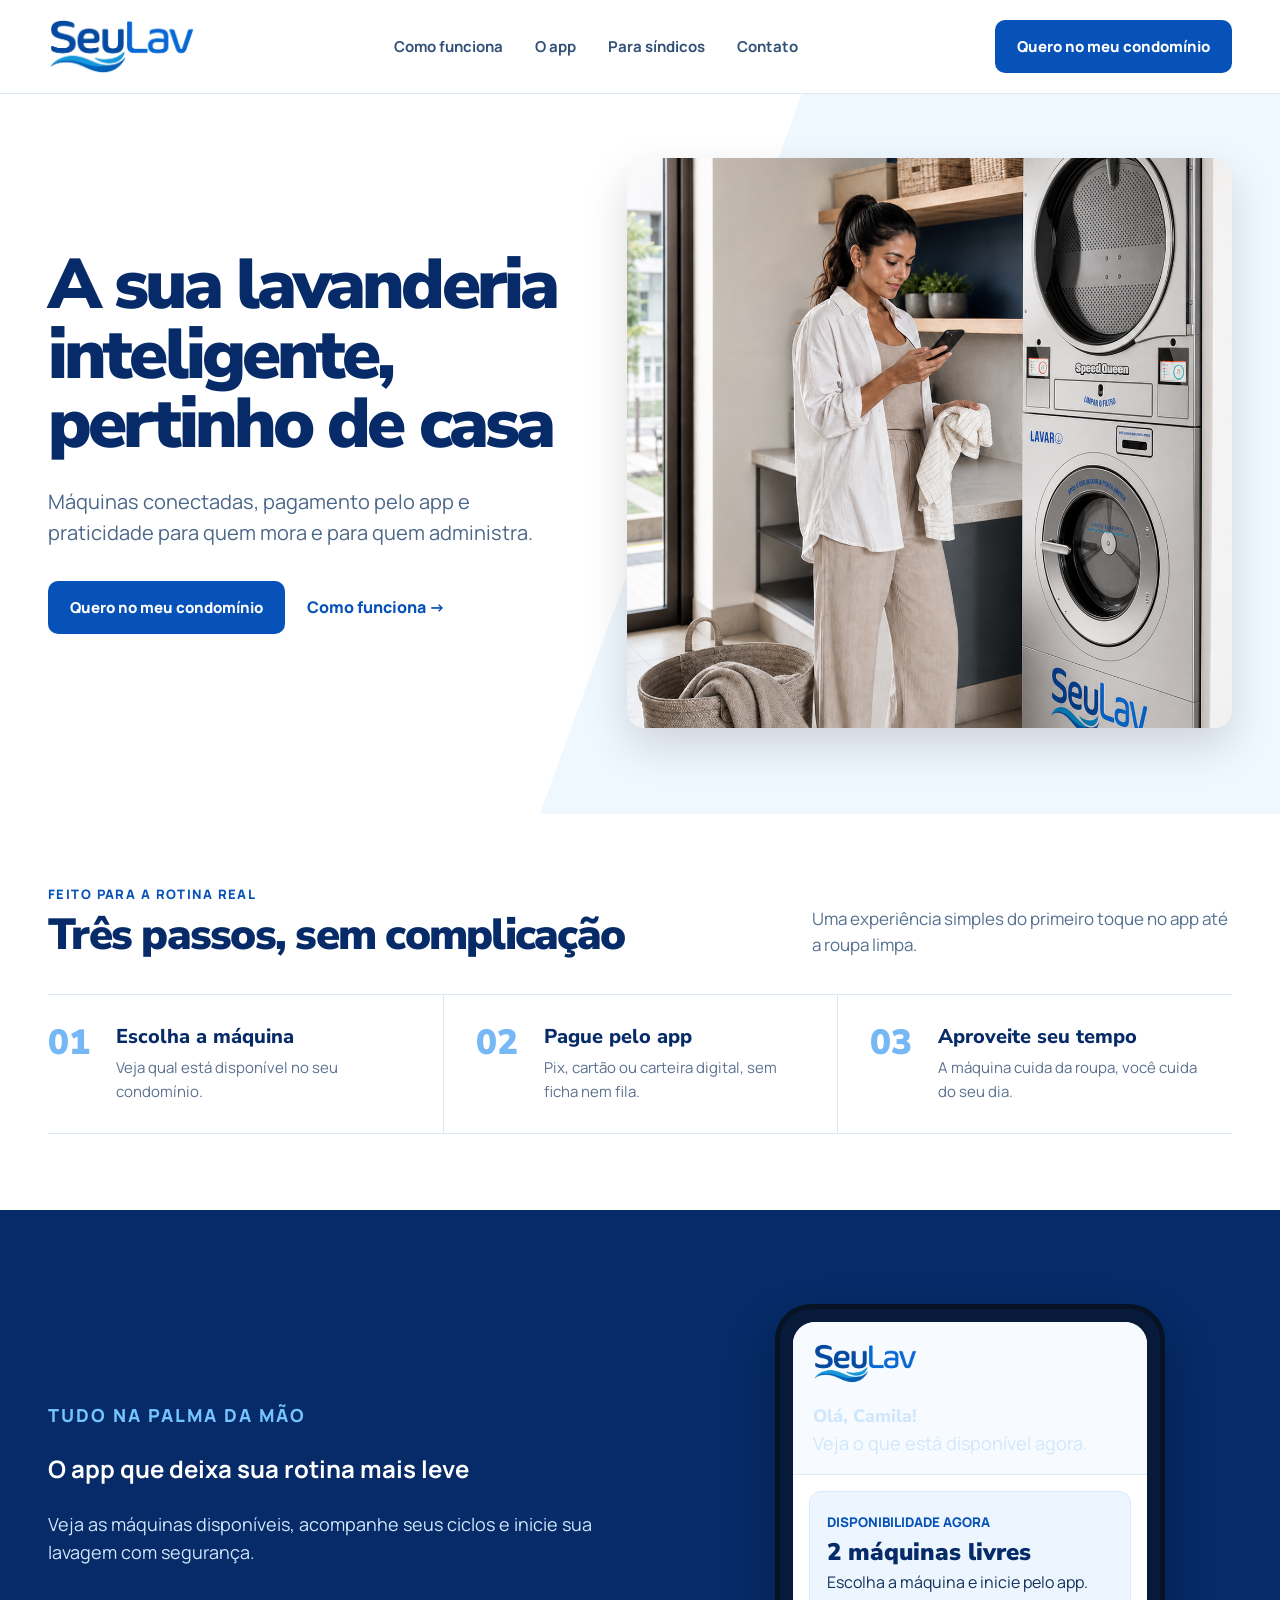
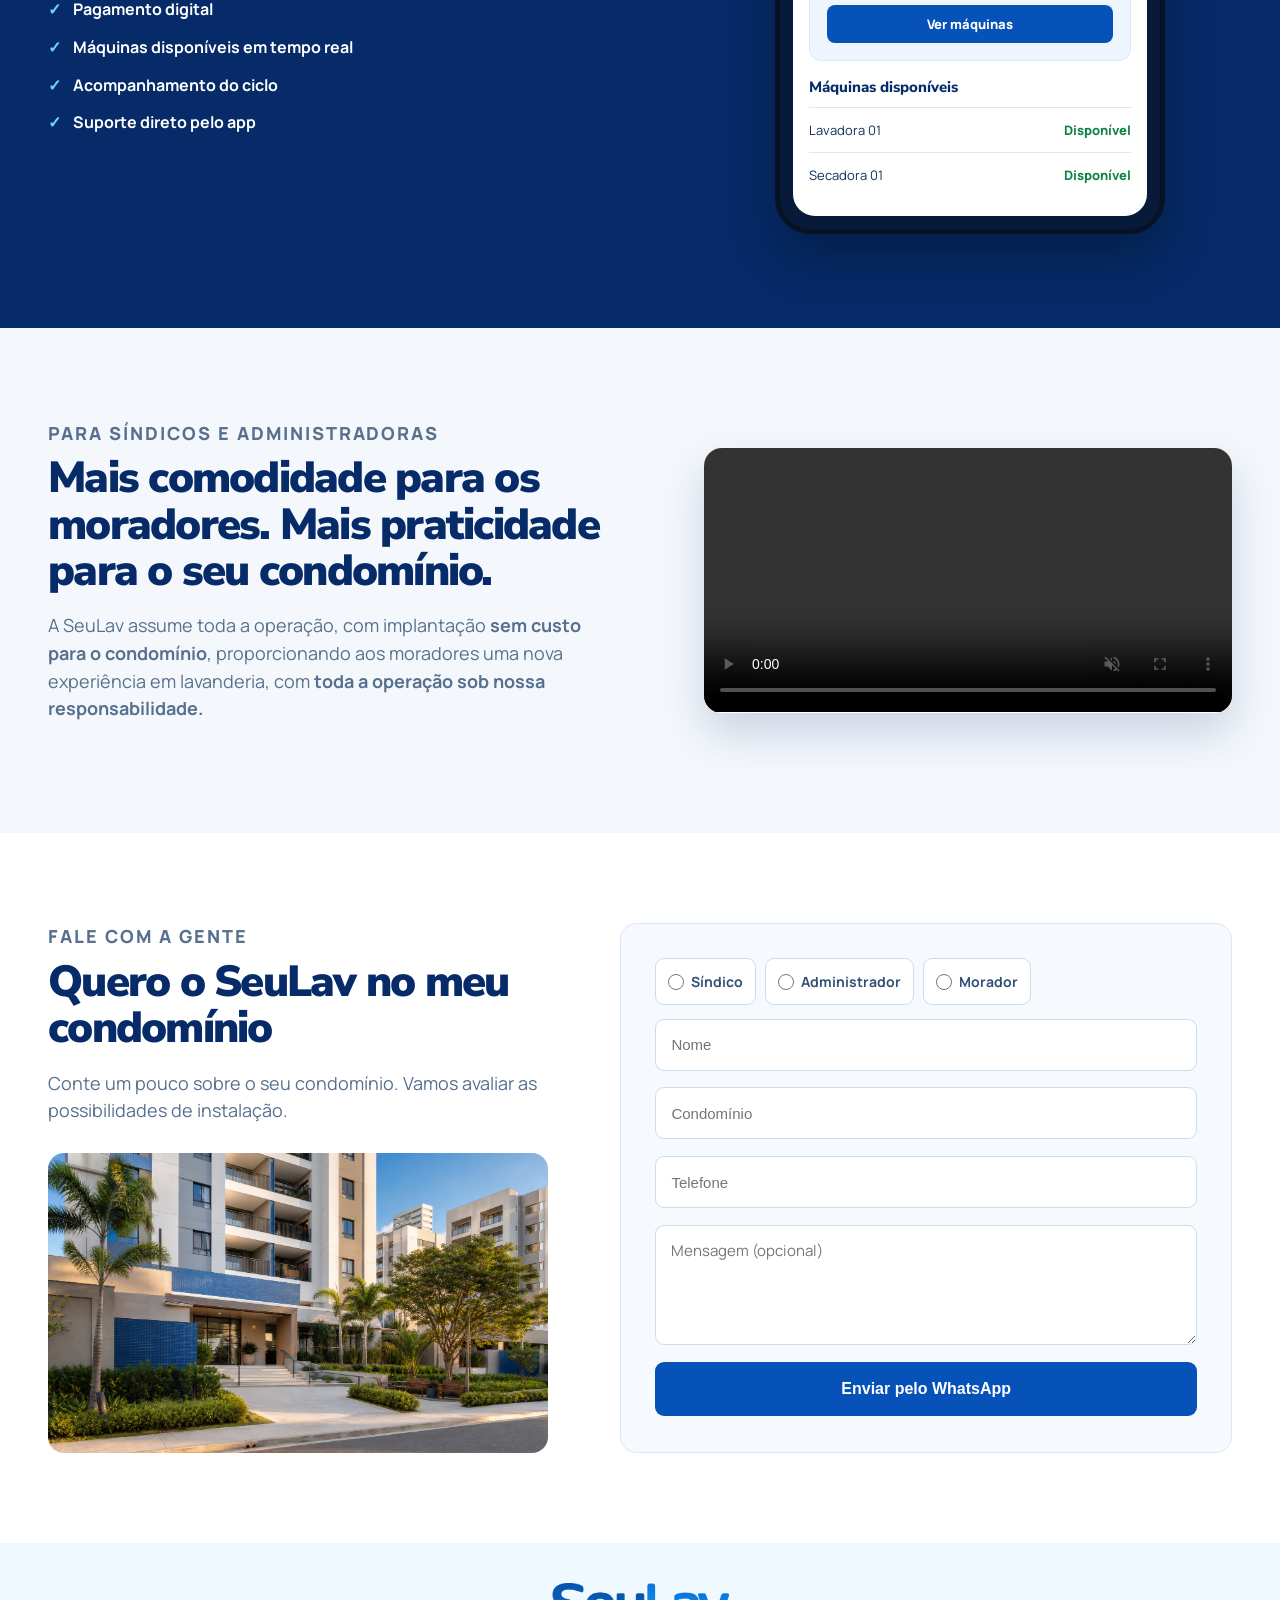
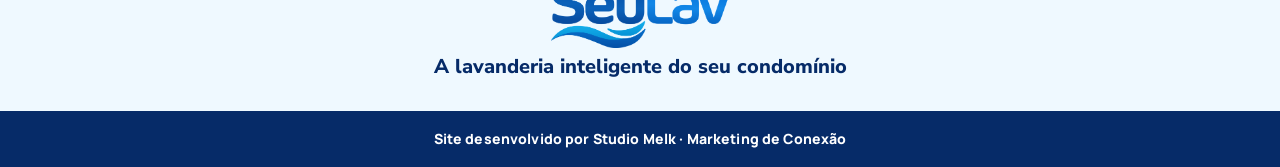
<file: index.html>
<!doctype html>
<html lang="pt-BR">
<head>
  <meta charset="utf-8">
  <meta name="viewport" content="width=device-width, initial-scale=1, viewport-fit=cover">
  <title>SeuLav — A lavanderia inteligente do seu condomínio</title>
  <meta name="description" content="SeuLav — A lavanderia inteligente do seu condomínio.">
  <meta property="og:type" content="website">
  <meta property="og:locale" content="pt_BR">
  <meta property="og:title" content="SeuLav — A lavanderia inteligente do seu condomínio">
  <meta property="og:description" content="Praticidade, tecnologia e comodidade para o seu condomínio.">
  <meta property="og:image" content="https://seulav.vercel.app/og-seulav.png">
  <meta property="og:image:width" content="1200">
  <meta property="og:image:height" content="630">
  <meta property="og:url" content="https://seulav.com.br">
  <meta name="twitter:card" content="summary_large_image">
  <meta name="twitter:title" content="SeuLav — A lavanderia inteligente do seu condomínio">
  <meta name="twitter:description" content="Praticidade, tecnologia e comodidade para o seu condomínio.">
  <meta name="twitter:image" content="https://seulav.vercel.app/og-seulav.png">
  <link rel="icon" href="favicon-seulav.png" type="image/png">
  <link rel="preconnect" href="https://fonts.googleapis.com">
  <link rel="preconnect" href="https://fonts.gstatic.com" crossorigin>
  <link href="https://fonts.googleapis.com/css2?family=Manrope:wght@400;500;600;700;800&family=Nunito+Sans:opsz,wght@6..12,700;6..12,800;6..12,900&display=swap" rel="stylesheet">
  <style>
    :root{--blue:#0752b8;--deep:#062b68;--sky:#eaf4ff;--ink:#12315b;--line:#dce8f5;--max:1360px}
    *{box-sizing:border-box} body{margin:0;font-family:Manrope,Arial,sans-serif;color:var(--ink);background:#fff;line-height:1.55} img{display:block;max-width:100%} a{text-decoration:none;color:inherit}.wrap{width:min(calc(100% - 96px),var(--max));margin:auto}
    header{height:94px;border-bottom:1px solid var(--line);display:flex;align-items:center;background:rgba(255,255,255,.96)}.nav{display:flex;align-items:center;justify-content:space-between;gap:28px}.logo{width:148px;height:auto}.links{display:flex;gap:32px;font-size:15px;font-weight:700;color:#315077}.cta{background:var(--blue);color:#fff;padding:15px 22px;border-radius:10px;font-weight:800;font-size:15px}
    .hero{padding:64px 0 86px;background:linear-gradient(110deg,#fff 0%,#fff 52%,#eff7ff 52%,#eff7ff 100%)}.hero-grid{display:grid;grid-template-columns:.92fr 1.08fr;align-items:center;gap:64px}.hero h1{font:900 clamp(52px,5.5vw,78px)/.99 'Nunito Sans',sans-serif;letter-spacing:-.055em;color:var(--deep);margin:0 0 26px;max-width:720px}.hero p{font-size:20px;max-width:550px;margin:0 0 32px;color:#4a6688}.hero-actions{display:flex;gap:14px;align-items:center}.secondary{font-weight:800;color:var(--blue);padding:15px 8px}.hero-photo{height:570px;width:100%;object-fit:cover;object-position:53% 48%;border-radius:18px;box-shadow:0 18px 45px rgba(0,0,0,.14)}
    .proof{padding:70px 0 76px}.proof-head{display:flex;justify-content:space-between;align-items:end;gap:24px;margin-bottom:36px}.kicker{font-size:13px;font-weight:800;letter-spacing:.11em;text-transform:uppercase;color:var(--blue);margin:0 0 8px}.proof h2,.app h2,.sind h2,.contact h2{font:900 clamp(34px,3.4vw,50px)/1.06 'Nunito Sans',sans-serif;letter-spacing:-.04em;margin:0;color:var(--deep)}.proof-copy{max-width:420px;font-size:17px;color:#55708f;margin:0}.steps{display:grid;grid-template-columns:repeat(3,1fr);border-top:1px solid var(--line);border-bottom:1px solid var(--line)}.step{padding:30px 32px 30px 0;display:grid;grid-template-columns:52px 1fr;gap:16px}.step+.step{padding-left:32px;border-left:1px solid var(--line)}.number{font:900 35px/1 'Nunito Sans';color:#75b8f5}.step h3{font:800 20px/1.2 'Nunito Sans';margin:0 0 7px;color:var(--deep)}.step p{font-size:15px;margin:0;color:#5b7190}
    .story{background:var(--deep);color:white;padding:94px 0}.story-grid{display:grid;grid-template-columns:1fr .9fr;gap:78px;align-items:center}.story .kicker{color:#74c4ff}.story h2{color:#fff;margin-bottom:24px}.story p{font-size:18px;color:#cfe6fb;max-width:570px}.story-list{display:grid;gap:13px;padding:0;margin:30px 0 0;list-style:none;font-weight:700}.story-list li::before{content:'✓';color:#76d0ff;margin-right:12px}.app-device{position:relative;margin:auto;width:min(100%,390px);padding:13px;background:#071a3a;border:5px solid #071225;border-radius:36px;box-shadow:0 25px 50px rgba(0,0,0,.28)}.app-screen{overflow:hidden;background:#fff;border-radius:22px;color:var(--ink)}.app-top{background:#f7fbff;padding:21px 20px 16px;border-bottom:1px solid var(--line)}.app-brand{width:105px;height:auto}.app-greeting{font:800 24px/1.15 'Nunito Sans';margin:22px 0 4px;color:var(--deep)}.app-muted{font-size:13px;color:#65809e;margin:0}.reserve{margin:16px;padding:17px;border-radius:12px;background:#edf6ff;border:1px solid #d7e9fa}.reserve small{font-weight:800;color:var(--blue)}.reserve strong{display:block;font:900 24px/1.1 'Nunito Sans';color:var(--deep);margin:5px 0}.reserve button{border:0;background:var(--blue);color:#fff;font:800 13px Manrope;padding:10px 13px;border-radius:8px;margin-top:10px;width:100%}.machines{padding:0 16px 18px}.machines h3{font:800 15px 'Nunito Sans';margin:8px 0 10px;color:var(--deep)}.machine-row{display:flex;justify-content:space-between;align-items:center;padding:12px 0;border-top:1px solid var(--line);font-size:13px}.status{color:#128447;font-weight:800}
    .sind{padding:92px 0;background:#f4f8fc}.sind-grid{display:grid;grid-template-columns:1.05fr .95fr;gap:72px;align-items:center}.sind p,.contact p{font-size:18px;color:#57708e;max-width:560px}.sind-video{width:100%;max-height:520px;display:block;object-fit:contain;background:#fff;border-radius:18px;box-shadow:0 20px 44px rgba(6,43,104,.18)}.stats{display:grid;grid-template-columns:repeat(3,1fr);gap:1px;background:#cddff0;border:1px solid #cddff0;border-radius:14px;overflow:hidden}.stat{background:#fff;padding:28px 22px}.stat strong{display:block;color:var(--blue);font:900 42px/1 'Nunito Sans'}.stat span{font-size:14px;color:#5c7594}
    .contact{padding:90px 0}.contact-grid{display:grid;grid-template-columns:.9fr 1.1fr;gap:72px}.condo{width:100%;height:300px;object-fit:cover;border-radius:16px;margin-top:28px}.form{padding:34px;background:#f6faff;border:1px solid var(--line);border-radius:16px;display:grid;gap:14px}.profile-options{display:flex;flex-wrap:wrap;gap:9px}.profile-options label{display:flex;align-items:center;gap:7px;padding:10px 12px;background:#fff;border:1px solid #cbdced;border-radius:9px;color:#315077;font-weight:700;font-size:14px;cursor:pointer}.profile-options input{accent-color:var(--blue);width:16px;height:16px;margin:0}.input{height:52px;border:1px solid #cbdced;border-radius:9px;padding:0 15px;color:#6a7d96;background:#fff;font-size:15px}.message-input{height:120px;padding:14px 15px;resize:vertical;font-family:inherit}.submit{height:54px;border:0;background:var(--blue);color:#fff;border-radius:9px;font-size:16px;font-weight:800}
    footer{background:#eff9ff;padding:40px 0 0;color:var(--deep)}.foot{display:flex;flex-direction:column;align-items:center;justify-content:center;gap:7px;text-align:center}.foot .logo{width:178px}.foot strong{color:var(--deep);font:800 20px/1.2 'Nunito Sans'}.studio-credit{display:block;margin-top:32px;padding:17px 20px;background:var(--deep);color:#fff;text-align:center;text-decoration:none;font-size:14px;font-weight:800;letter-spacing:.01em}.studio-credit:hover{background:#08428a}.studio-credit:focus-visible{outline:3px solid #fff;outline-offset:-5px}
    @media(max-width:800px){.wrap{width:min(calc(100% - 40px),var(--max))}header{height:76px}.logo{width:122px}.links{display:none}.cta{padding:12px 16px;font-size:13px}.hero{padding:0 0 58px;background:#fff}.hero-grid{display:flex;flex-direction:column-reverse;gap:34px}.hero-photo{width:calc(100% + 40px);height:480px;border-radius:0;object-position:50% 42%}.hero h1{font-size:48px}.hero p{font-size:17px}.hero-actions{display:grid;grid-template-columns:1fr}.hero-actions .cta,.secondary{text-align:center}.proof,.story,.sind,.contact{padding:64px 0}.proof-head{display:block}.proof-copy{margin-top:16px}.steps,.story-grid,.sind-grid,.contact-grid{grid-template-columns:1fr}.steps{border-top:0}.step,.step+.step{padding:24px 0;border-left:0;border-top:1px solid var(--line)}.story-grid,.sind-grid,.contact-grid{gap:34px}.app-device{width:min(100%,350px)}.stats{grid-template-columns:1fr}.stat{padding:22px}.condo{height:245px}.foot{align-items:flex-start;flex-direction:column}.foot strong{font-size:18px}}
  </style>
</head>
<body>
  <header><div class="wrap nav"><a href="#inicio"><img class="logo" src="img6.png" alt="SeuLav"></a><nav class="links"><a href="#como-funciona">Como funciona</a><a href="#app">O app</a><a href="#sindicos">Para síndicos</a><a href="#contato">Contato</a></nav><a class="cta" href="#contato">Quero no meu condomínio</a></div></header>
  <main>
    <section class="hero" id="inicio"><div class="wrap hero-grid"><div><h1>A sua lavanderia inteligente, pertinho de casa</h1><p>Máquinas conectadas, pagamento pelo app e praticidade para quem mora e para quem administra.</p><div class="hero-actions"><a class="cta" href="#contato">Quero no meu condomínio</a><a class="secondary" href="#como-funciona">Como funciona →</a></div></div><img class="hero-photo" src="mulher-lavanderia-mockup.png" alt="Moradora usando a lavanderia"></div></section>
    <section class="proof" id="como-funciona"><div class="wrap"><div class="proof-head"><div><p class="kicker">Feito para a rotina real</p><h2>Três passos, sem complicação</h2></div><p class="proof-copy">Uma experiência simples do primeiro toque no app até a roupa limpa.</p></div><div class="steps"><article class="step"><span class="number">01</span><div><h3>Escolha a máquina</h3><p>Veja qual está disponível no seu condomínio.</p></div></article><article class="step"><span class="number">02</span><div><h3>Pague pelo app</h3><p>Pix, cartão ou carteira digital, sem ficha nem fila.</p></div></article><article class="step"><span class="number">03</span><div><h3>Aproveite seu tempo</h3><p>A máquina cuida da roupa, você cuida do seu dia.</p></div></article></div></div></section>
    <section class="story" id="app"><div class="wrap story-grid"><div><p class="kicker">Tudo na palma da mão</p><h2>O app que deixa sua rotina mais leve</h2><p>Veja as máquinas disponíveis, acompanhe seus ciclos e inicie sua lavagem com segurança.</p><ul class="story-list"><li>Pagamento digital</li><li>Máquinas disponíveis em tempo real</li><li>Acompanhamento do ciclo</li><li>Suporte direto pelo app</li></ul></div><div class="app-device" aria-label="Amostra visual do aplicativo SeuLav"><div class="app-screen"><div class="app-top"><img class="app-brand" src="img6.png" alt="SeuLav"><p class="app-greeting">Olá, Camila!</p><p class="app-muted">Veja o que está disponível agora.</p></div><div class="reserve"><small>DISPONIBILIDADE AGORA</small><strong>2 máquinas livres</strong><span>Escolha a máquina e inicie pelo app.</span><button type="button">Ver máquinas</button></div><div class="machines"><h3>Máquinas disponíveis</h3><div class="machine-row"><span>Lavadora 01</span><span class="status">Disponível</span></div><div class="machine-row"><span>Secadora 01</span><span class="status">Disponível</span></div></div></div></div></div></section>
    <section class="sind" id="sindicos"><div class="wrap sind-grid"><div><p class="kicker">Para síndicos e administradoras</p><h2>Mais comodidade para os moradores. Mais praticidade para o seu condomínio.</h2><p>A SeuLav assume toda a operação, com implantação <strong>sem custo para o condomínio</strong>, proporcionando aos moradores uma nova experiência em lavanderia, com <strong>toda a operação sob nossa responsabilidade.</strong></p></div><video class="sind-video" controls autoplay muted loop preload="auto" playsinline aria-label="Vídeo de apresentação da lavanderia SeuLav"><source src="video-do-site-seu-lav.mp4" type="video/mp4">Seu navegador não suporta a reprodução de vídeo.</video></div></section>
    <section class="contact" id="contato"><div class="wrap contact-grid"><div><p class="kicker">Fale com a gente</p><h2>Quero o SeuLav no meu condomínio</h2><p>Conte um pouco sobre o seu condomínio. Vamos avaliar as possibilidades de instalação.</p><img class="condo" src="condominio-real.png" alt="Condomínio residencial"></div><form class="form" id="contact-form"><div class="profile-options" role="radiogroup" aria-label="Perfil"><label><input type="radio" name="perfil" value="Síndico" required>Síndico</label><label><input type="radio" name="perfil" value="Administrador">Administrador</label><label><input type="radio" name="perfil" value="Morador">Morador</label></div><input class="input" name="nome" placeholder="Nome" required><input class="input" name="condominio" placeholder="Condomínio" required><input class="input" name="telefone" placeholder="Telefone" required><textarea class="input message-input" name="mensagem" placeholder="Mensagem (opcional)"></textarea><button class="submit" type="submit">Enviar pelo WhatsApp</button></form></div></section>
  </main>
  <footer id="rodape"><div class="wrap foot"><a href="#inicio"><img class="logo" src="logo-oficial-seulav-cortado.png" alt="SeuLav"></a><strong>A lavanderia inteligente do seu condomínio</strong></div><a class="studio-credit" href="https://wa.me/5511999160024?text=Quero%20saber%20mais%20sobre%20Studio%20Melk%20Marketing%20de%20Conex%C3%A3o" target="_blank" rel="noopener">Site desenvolvido por Studio Melk · Marketing de Conexão</a></footer>
  <script>
    const video = document.querySelector('.sind-video');
    let audioPlayed = false;
    const keepVideoPlaying = () => {
      video.muted = true;
      video.play().catch(() => {});
    };
    keepVideoPlaying();
    new IntersectionObserver((entries) => {
      if (entries.some(entry => entry.isIntersecting)) keepVideoPlaying();
    }, { threshold: 0.2 }).observe(video);
    const playAudioOnce = () => {
      if (audioPlayed) return;
      audioPlayed = true;
      video.muted = false;
      video.volume = 1;
      video.play().catch(() => { video.muted = true; });
    };
    video.addEventListener('pointerenter', playAudioOnce, { once: true });
    video.addEventListener('touchstart', playAudioOnce, { once: true, passive: true });
    video.addEventListener('timeupdate', () => {
      if (audioPlayed && !video.muted && video.duration && video.currentTime > video.duration - 0.35) video.muted = true;
    });
    document.addEventListener('fullscreenchange', () => {
      if (document.fullscreenElement === video) {
        video.muted = false;
        video.volume = 1;
        video.play();
      }
    });
    document.querySelector('#contact-form').addEventListener('submit', (event) => {
      event.preventDefault();
      const data = new FormData(event.currentTarget);
      const extra = data.get('mensagem')?.trim();
      const message = `Olá! Meu nome é ${data.get('nome')} e quero saber mais sobre a SeuLav.\n\nPerfil: ${data.get('perfil')}\nCondomínio: ${data.get('condominio')}\nTelefone: ${data.get('telefone')}${extra ? `\nMensagem: ${extra}` : ''}`;
      window.open(`https://wa.me/5511940845794?text=${encodeURIComponent(message)}`, '_blank', 'noopener');
    });
  </script>
</body>
</html>
</file>
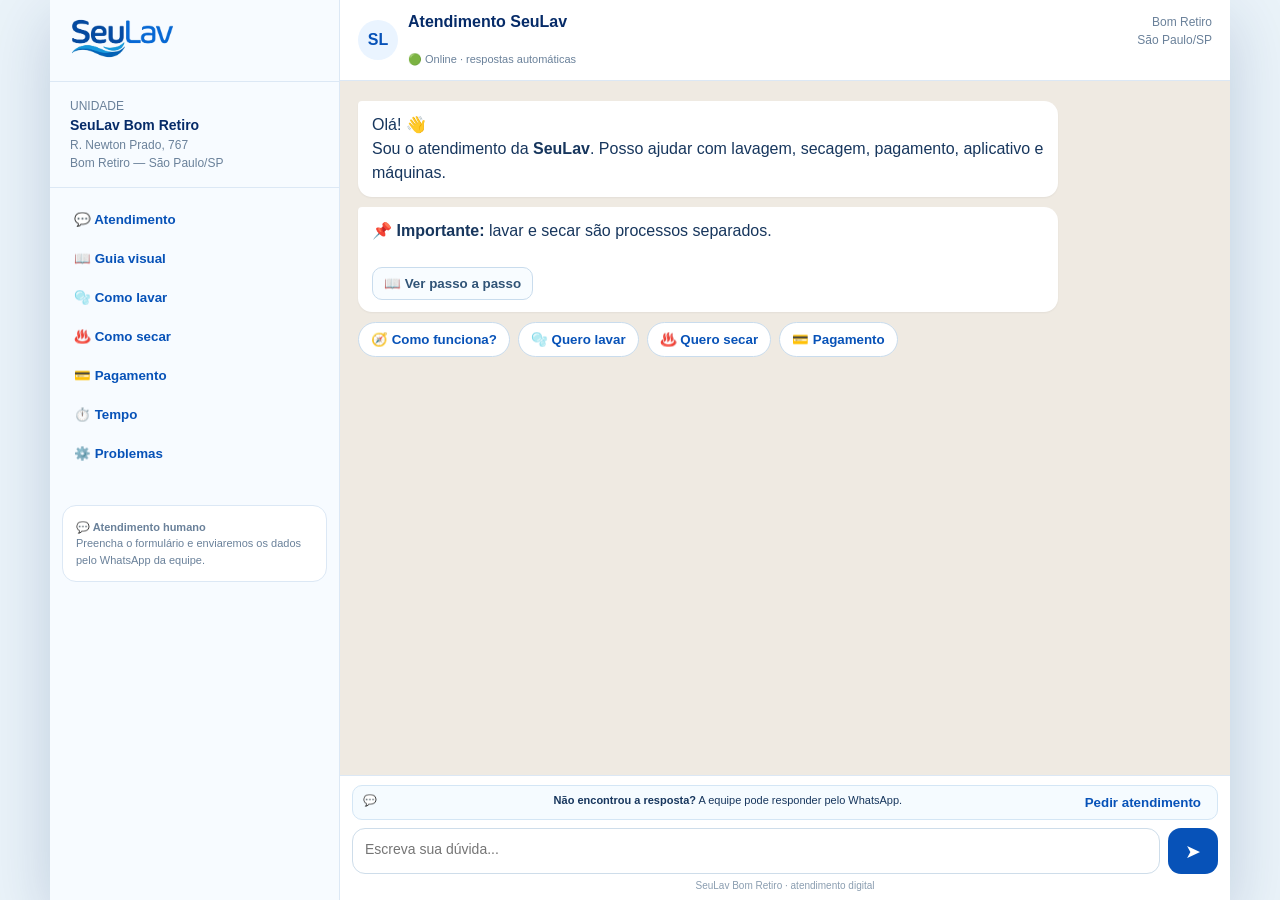
<file: ajuda/index.html>
<!doctype html><html lang="pt-BR"><head><meta charset="utf-8"><meta name="viewport" content="width=device-width,initial-scale=1"><meta name="theme-color" content="#0752b8"><title>SeuLav — Atendimento</title><style>:root{--b:#0752b8;--d:#062b68;--m:#6a819a;--l:#dce8f5}*{box-sizing:border-box}html,body{margin:0;height:100%;font-family:Arial,sans-serif;color:#17365d;background:#eaf3f9}body{overflow:hidden}.app{height:100dvh;width:min(1180px,100%);margin:auto;display:grid;grid-template-columns:290px 1fr;background:#fff;overflow:hidden;box-shadow:0 20px 60px #062b6830}.side{background:#f7fbff;border-right:1px solid var(--l);min-height:0}.brand{padding:18px 20px;border-bottom:1px solid var(--l)}.brand img{width:105px}.unit{padding:15px 20px;border-bottom:1px solid var(--l);font-size:12px;color:var(--m);line-height:1.5}.unit b{display:block;color:var(--d);font-size:14px}.menu{padding:12px}.menu button,.quick button,.suggest button{border:1px solid #c9dced;background:#fff;color:var(--b);cursor:pointer;font-weight:800}.menu button{display:block;width:100%;border:0;text-align:left;background:transparent;padding:12px;border-radius:10px}.menu button:hover{background:#eaf4ff}.tip{margin:20px 12px;padding:13px;border:1px solid var(--l);border-radius:14px;background:#fff;font-size:11px;color:var(--m);line-height:1.5}.chat{display:flex;flex-direction:column;min-width:0;min-height:0;background:#efeae2}.head{flex:none;background:#fff;padding:13px 18px;border-bottom:1px solid var(--l);display:flex;justify-content:space-between}.agent{display:flex;gap:10px;align-items:center}.avatar{width:40px;height:40px;border-radius:50%;background:#eaf4ff;color:var(--b);display:grid;place-items:center;font-weight:900}.agent strong{display:block;color:var(--d)}.agent span{font-size:11px;color:var(--m)}.msgs{flex:1;min-height:0;overflow-y:auto;overflow-x:hidden;padding:20px 18px;scroll-behavior:smooth;-webkit-overflow-scrolling:touch}.msg{max-width:min(700px,88%);padding:12px 14px;margin:0 0 10px;background:#fff;border-radius:4px 14px 14px 14px;box-shadow:0 1px 2px #0000000d;line-height:1.5;white-space:pre-line;overflow-wrap:anywhere}.out{margin-left:auto;background:#e5f2ff;border-radius:14px 4px 14px 14px}.meta{display:block;text-align:right;color:#93a2ad;font-size:9px;margin-top:4px}.quick,.suggest{display:flex;flex-wrap:wrap;gap:8px;margin:8px 0 15px}.quick button,.suggest button{padding:9px 12px;border-radius:999px}.guide-link{border:1px solid #c9dced;background:#f8fcff;color:#315477;padding:8px 11px;border-radius:10px;font-weight:800;cursor:pointer}.typing{display:none;width:max-content;background:#fff;padding:9px 12px;border-radius:4px 14px 14px 14px}.typing i{display:inline-block;width:6px;height:6px;border-radius:50%;background:#9aa9b3;margin:0 2px}.composer{flex:none;background:#fff;border-top:1px solid var(--l);padding:9px 12px}.human{display:flex;justify-content:space-between;gap:8px;padding:8px 10px;margin-bottom:8px;border:1px solid #d4e6f5;border-radius:10px;background:#f5fbff;font-size:11px}.human button{border:0;background:transparent;color:var(--b);font-weight:800;cursor:pointer}.compose{display:grid;grid-template-columns:1fr auto;gap:8px}.compose textarea{height:46px;resize:none;border:1px solid #ceddea;border-radius:13px;padding:12px;font:14px Arial;outline:0}.send{width:50px;border:0;border-radius:13px;background:var(--b);color:#fff;font-size:19px;cursor:pointer}.small{text-align:center;color:#8a9db0;font-size:10px;margin-top:6px}.modal{position:fixed;inset:0;background:#062b6880;display:none;align-items:center;justify-content:center;padding:14px;z-index:20}.modal.show{display:flex}.box{background:#fff;width:min(620px,100%);max-height:94dvh;overflow:auto;border-radius:18px;padding:18px}.box h2{margin:4px 0 8px;color:var(--d)}.box p{margin:0 0 14px;color:var(--m);font-size:13px;line-height:1.5}.close{border:0;border-radius:10px;padding:9px 12px;font-weight:800;cursor:pointer}.guidehead{display:flex;justify-content:space-between;align-items:center;gap:10px}.flow{display:grid;grid-template-columns:repeat(4,1fr);gap:8px;margin:14px 0}.step{padding:12px 7px;text-align:center;border:1px solid var(--l);border-radius:12px;background:#f8fbfe;font-size:11px;font-weight:800;color:var(--d)}.step span{display:block;font-size:22px;margin-bottom:5px}.note{padding:12px;background:#eef9f8;border:1px solid #c9ebe7;border-radius:12px;font-size:12px;line-height:1.45}.form{display:grid;gap:9px}.field{width:100%;height:46px;border:1px solid #ccdeed;border-radius:10px;padding:0 12px;font:14px Arial;color:#17365d}.form textarea.field{height:105px;padding-top:12px;resize:vertical}.actions{display:flex;gap:8px}.primary,.ghost{height:46px;border-radius:10px;border:0;padding:0 16px;font-weight:800;cursor:pointer}.primary{background:var(--b);color:#fff;flex:1}.ghost{background:#eef5fa;color:#355777}.success{display:none;margin-top:10px;padding:12px;border-radius:11px;background:#eaf8f0;color:#146b42;font-size:12px;line-height:1.45;font-weight:700}.success.show{display:block}@media(max-width:800px){.side{display:none}.app{grid-template-columns:1fr}.msgs{padding:14px 11px}.msg{max-width:94%}.flow{grid-template-columns:repeat(2,1fr)}} </style></head><body><div class="app"><aside class="side"><div class="brand"><img src="../img6.png" alt="SeuLav"></div><div class="unit">UNIDADE<b>SeuLav Bom Retiro</b>R. Newton Prado, 767<br>Bom Retiro — São Paulo/SP</div><nav class="menu"><button data-q="Como funciona a SeuLav?">💬 Atendimento</button><button id="guideBtn">📖 Guia visual</button><button data-q="Como faço para lavar minhas roupas?">🫧 Como lavar</button><button data-q="Como faço para secar minhas roupas?">♨️ Como secar</button><button data-q="Como faço o pagamento?">💳 Pagamento</button><button data-q="Quanto tempo dura?">⏱️ Tempo</button><button data-q="Tenho um problema com a máquina">⚙️ Problemas</button></nav><div class="tip"><b>💬 Atendimento humano</b><br>Preencha o formulário e enviaremos os dados pelo WhatsApp da equipe.</div></aside><section class="chat"><header class="head"><div class="agent"><div class="avatar">SL</div><div><strong>Atendimento SeuLav</strong><br><span>🟢 Online · respostas automáticas</span></div></div><div class="unit" style="border:0;padding:0;text-align:right">Bom Retiro<br>São Paulo/SP</div></header><div class="msgs" id="msgs"><div class="msg">Olá! 👋<br>Sou o atendimento da <b>SeuLav</b>. Posso ajudar com lavagem, secagem, pagamento, aplicativo e máquinas.</div><div class="msg">📌 <b>Importante:</b> lavar e secar são processos separados.<br><br><button class="guide-link" id="quickGuide">📖 Ver passo a passo</button></div><div class="quick"><button data-q="Como funciona a SeuLav?">🧭 Como funciona?</button><button data-q="Como faço para lavar minhas roupas?">🫧 Quero lavar</button><button data-q="Como faço para secar minhas roupas?">♨️ Quero secar</button><button data-q="Como faço o pagamento?">💳 Pagamento</button></div><div class="typing" id="typing"><i></i><i></i><i></i></div></div><footer class="composer"><div class="human">💬 <span><b>Não encontrou a resposta?</b> A equipe pode responder pelo WhatsApp.</span><button id="humanBtn">Pedir atendimento</button></div><div class="compose"><textarea id="input" placeholder="Escreva sua dúvida..."></textarea><button class="send" id="send">➤</button></div><div class="small">SeuLav Bom Retiro · atendimento digital</div></footer></section></div><div class="modal" id="modal"><div class="box"><h2>💬 Falar com a equipe</h2><p>Preencha os dados. Ao enviar, o WhatsApp da equipe abrirá com a mensagem pronta, incluindo a origem e todas as informações do formulário.</p><form class="form" id="ticketForm"><input class="field" id="nome" placeholder="Seu nome" required><input class="field" id="whats" placeholder="Seu WhatsApp" inputmode="tel" required><input class="field" id="maq" placeholder="Número da máquina (opcional)"><textarea class="field" id="duvida" placeholder="Digite sua dúvida" required></textarea><div class="actions"><button type="button" class="ghost" id="close">Cancelar</button><button class="primary">📲 Enviar pelo WhatsApp</button></div><div class="success" id="success"></div></form></div></div><div class="modal" id="guideModal"><div class="box"><div class="guidehead"><h2>📖 Guia visual de uso</h2><button class="close" id="closeGuide">Fechar ✕</button></div><p>Veja a sequência completa sem interromper a conversa.</p><div class="flow"><div class="step"><span>1️⃣</span>Escolha a máquina</div><div class="step"><span>2️⃣</span>Coloque as roupas</div><div class="step"><span>3️⃣</span>Escolha lavar ou secar</div><div class="step"><span>4️⃣</span>Feche a porta</div><div class="step"><span>5️⃣</span>Faça o pagamento</div><div class="step"><span>6️⃣</span>Inicie o processo</div><div class="step"><span>7️⃣</span>Acompanhe o tempo</div><div class="step"><span>8️⃣</span>Retire as roupas</div></div><div class="note">✅ <b>Regra importante:</b> lavagem e secagem são etapas separadas. Você pode lavar somente, secar somente ou fazer os dois processos, um depois do outro.</div></div></div><script>const qa=[['como funciona','🧭','A SeuLav é uma lavanderia de autosserviço. Escolha a máquina, coloque as roupas, escolha o serviço, faça o pagamento e inicie. Você pode lavar, secar ou fazer os dois processos separadamente.'],['como lavar','🫧','Para lavar: escolha uma lavadora, respeite a capacidade, coloque as roupas, feche a porta, faça o pagamento, inicie e acompanhe o tempo. Depois retire as roupas.'],['como secar','♨️','Para secar: escolha uma secadora, coloque as roupas adequadas, feche a porta, faça o pagamento, inicie e acompanhe o tempo. A secagem é separada da lavagem.'],['pagamento','💳','O pagamento é feito pelo painel ou pelo aplicativo, conforme os recursos disponíveis na unidade.'],['tempo','⏱️','O tempo varia conforme o serviço e a máquina. Acompanhe pelo painel e, quando disponível, pelo aplicativo.'],['problema','⚙️','Não force nem desmonte a máquina. Informe o número do equipamento e descreva o problema para a equipe.']];const msgs=document.getElementById('msgs'),input=document.getElementById('input'),typing=document.getElementById('typing');const norm=s=>s.toLowerCase().normalize('NFD').replace(/[\u0300-\u036f]/g,'');function find(q){const n=norm(q);for(const [k,i,t] of qa)if(n.includes(k))return[i,t];if(n.includes('lava e seca')||n.includes('junto')||n.includes('automaticamente'))return['📌','Não. Na SeuLav, lavagem e secagem são processos separados. Você pode fazer apenas um deles ou fazer os dois, um depois do outro.'];return null}function scroll(){requestAnimationFrame(()=>msgs.scrollTop=msgs.scrollHeight)}function add(t,out=false){const d=document.createElement('div');d.className='msg '+(out?'out':'');d.textContent=t;if(out){const m=document.createElement('span');m.className='meta';m.textContent=new Date().toLocaleTimeString('pt-BR',{hour:'2-digit',minute:'2-digit'});d.appendChild(m)}msgs.insertBefore(d,typing);scroll()}function ask(q){if(!q)return;add(q,true);input.value='';typing.style.display='block';scroll();setTimeout(()=>{typing.style.display='none';const r=find(q);if(r){add(r[0]+' '+r[1]);const s=document.createElement('div');s.className='suggest';const b=document.createElement('button');b.textContent='📖 Ver passo a passo';b.onclick=openGuide;s.appendChild(b);msgs.insertBefore(s,typing)}else{add('🤝 Não encontrei uma resposta segura. Posso encaminhar sua dúvida para a equipe pelo WhatsApp, com retorno em até 24 horas.');const s=document.createElement('div');s.className='suggest';const b=document.createElement('button');b.textContent='💬 Pedir atendimento';b.onclick=()=>openModal(q);s.appendChild(b);msgs.insertBefore(s,typing)}scroll()},350)}function openModal(prefill=''){document.getElementById('modal').classList.add('show');if(prefill&&!document.getElementById('duvida').value)document.getElementById('duvida').value=prefill}function closeModal(){document.getElementById('modal').classList.remove('show')}function openGuide(){document.getElementById('guideModal').classList.add('show')}function closeGuide(){document.getElementById('guideModal').classList.remove('show')}document.querySelectorAll('.quick button,.menu button[data-q]').forEach(b=>b.onclick=()=>ask(b.dataset.q));document.getElementById('send').onclick=()=>ask(input.value.trim());input.addEventListener('keydown',e=>{if(e.key==='Enter'&&!e.shiftKey){e.preventDefault();ask(input.value.trim())}});document.getElementById('humanBtn').onclick=()=>openModal(input.value.trim());document.getElementById('guideBtn').onclick=openGuide;document.getElementById('quickGuide').onclick=openGuide;document.getElementById('close').onclick=closeModal;document.getElementById('closeGuide').onclick=closeGuide;document.getElementById('modal').onclick=e=>{if(e.target.id==='modal')closeModal()};document.getElementById('guideModal').onclick=e=>{if(e.target.id==='guideModal')closeGuide()};document.getElementById('ticketForm').onsubmit=e=>{e.preventDefault();const protocol='SL-'+Date.now().toString().slice(-6),nome=document.getElementById('nome').value.trim(),whats=document.getElementById('whats').value.trim(),maq=document.getElementById('maq').value.trim()||'Não informado',duvida=document.getElementById('duvida').value.trim(),origem='Central de Atendimento SeuLav — /ajuda',pagina=window.location.href,data=new Date().toLocaleString('pt-BR');const texto='🟦 *NOVO ATENDIMENTO SEULAV*\n\n📍 *Origem:* '+origem+'\n🔗 *Página:* '+pagina+'\n🕒 *Recebido em:* '+data+'\n🧾 *Protocolo:* '+protocol+'\n\n👤 *Nome:* '+nome+'\n📱 *WhatsApp do cliente:* '+whats+'\n⚙️ *Máquina:* '+maq+'\n💬 *Dúvida:* '+duvida+'\n\n🏢 *Unidade:* SeuLav Bom Retiro\nR. Newton Prado, 767 — Bom Retiro — São Paulo/SP';localStorage.setItem('seulav_last_ticket',JSON.stringify({protocol,nome,whats,maq,duvida,origem,pagina,data}));window.open('https://wa.me/5511940845794?text='+encodeURIComponent(texto),'_blank','noopener');const s=document.getElementById('success');s.textContent='✅ Mensagem preparada no WhatsApp da equipe. Confira os dados e toque em “Enviar”. Protocolo '+protocol+'.';s.classList.add('show');e.target.reset()};window.addEventListener('load',scroll);window.addEventListener('resize',scroll)</script></body></html>
</file>
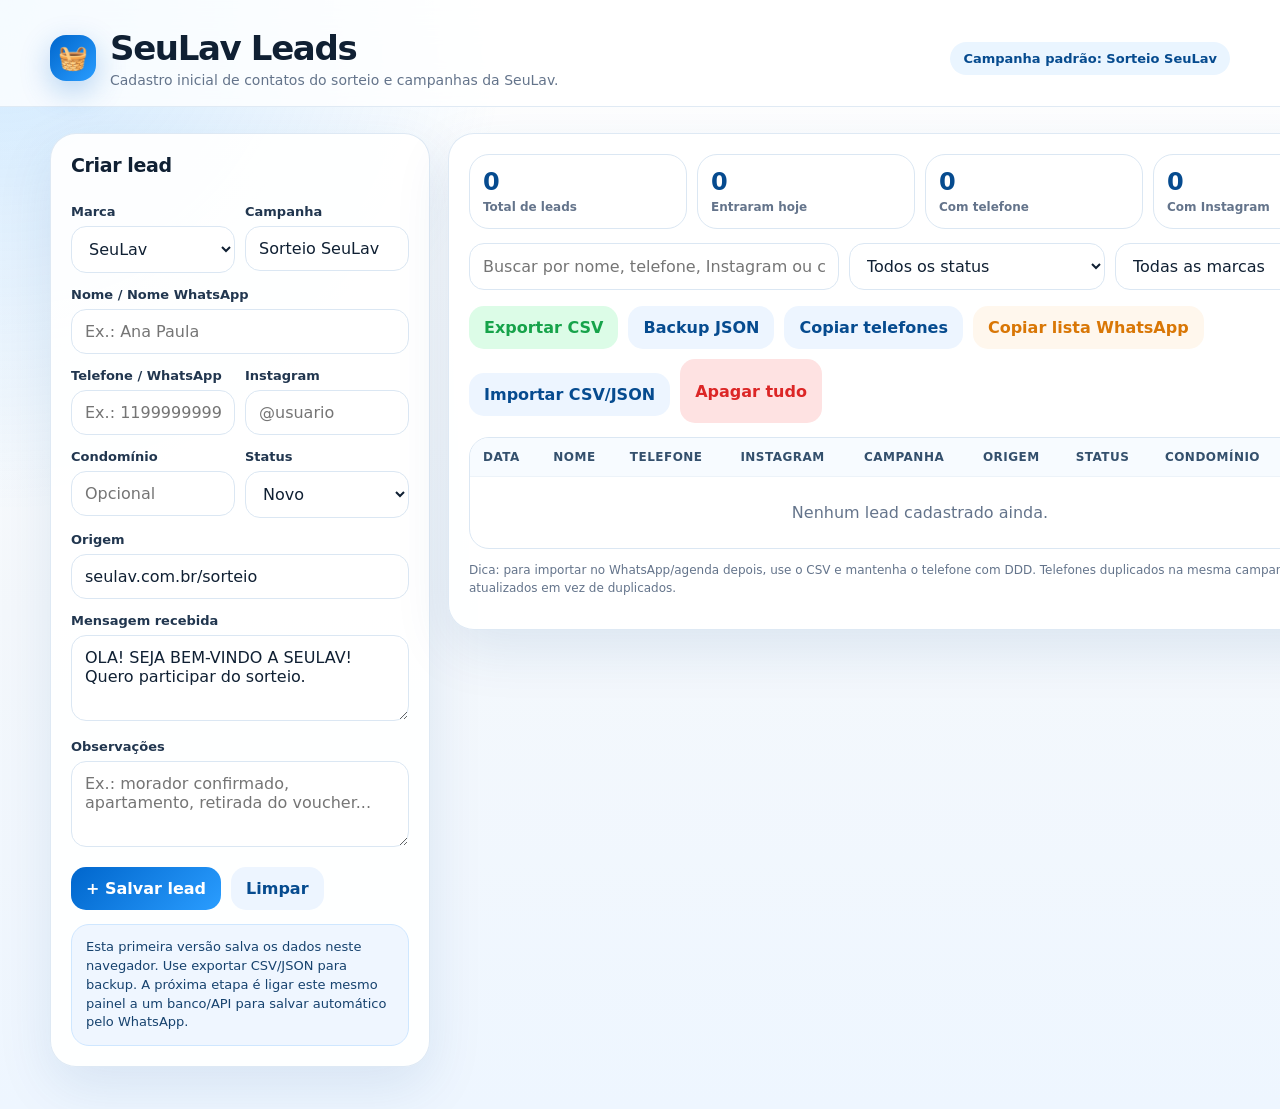
<file: admin/leads/index.html>
<!DOCTYPE html>
<html lang="pt-BR">
<head>
  <meta charset="UTF-8" />
  <meta name="viewport" content="width=device-width, initial-scale=1.0" />
  <title>SeuLav Leads</title>
  <meta name="robots" content="noindex,nofollow" />
  <style>
    :root {
      --blue: #0066cc;
      --blue-2: #2a9dff;
      --blue-dark: #064b8f;
      --bg: #f4f8fc;
      --card: #ffffff;
      --text: #102033;
      --muted: #64748b;
      --line: #dbe7f3;
      --danger: #dc2626;
      --success: #16a34a;
      --warning: #d97706;
      --shadow: 0 20px 55px rgba(0, 72, 140, .10);
      font-family: Inter, Montserrat, system-ui, -apple-system, BlinkMacSystemFont, "Segoe UI", sans-serif;
    }

    * { box-sizing: border-box; }

    body {
      margin: 0;
      background:
        radial-gradient(circle at top left, rgba(42, 157, 255, .22), transparent 32rem),
        linear-gradient(180deg, #ffffff 0%, var(--bg) 55%, #eef6ff 100%);
      color: var(--text);
      min-height: 100vh;
    }

    header {
      padding: 28px 20px 18px;
      background: rgba(255,255,255,.78);
      backdrop-filter: blur(18px);
      border-bottom: 1px solid rgba(219,231,243,.85);
      position: sticky;
      top: 0;
      z-index: 10;
    }

    .wrap { width: min(1180px, calc(100% - 32px)); margin: 0 auto; }

    .topbar {
      display: flex;
      align-items: center;
      justify-content: space-between;
      gap: 18px;
    }

    .brand {
      display: flex;
      align-items: center;
      gap: 14px;
    }

    .logo {
      width: 46px;
      height: 46px;
      border-radius: 16px;
      display: grid;
      place-items: center;
      background: linear-gradient(135deg, var(--blue), var(--blue-2));
      color: #fff;
      font-size: 24px;
      box-shadow: 0 10px 30px rgba(0,102,204,.28);
    }

    h1 { margin: 0; font-size: clamp(24px, 3vw, 34px); letter-spacing: -0.04em; }
    .subtitle { margin: 4px 0 0; color: var(--muted); font-size: 14px; }

    .pill {
      display: inline-flex;
      align-items: center;
      gap: 8px;
      padding: 9px 13px;
      border-radius: 999px;
      background: #eaf5ff;
      color: var(--blue-dark);
      font-weight: 700;
      font-size: 13px;
      white-space: nowrap;
    }

    main { padding: 26px 0 42px; }

    .grid {
      display: grid;
      grid-template-columns: 380px 1fr;
      gap: 18px;
      align-items: start;
    }

    .card {
      background: rgba(255,255,255,.92);
      border: 1px solid rgba(219,231,243,.9);
      border-radius: 26px;
      box-shadow: var(--shadow);
      padding: 20px;
    }

    .card h2 {
      margin: 0 0 14px;
      font-size: 19px;
      letter-spacing: -.02em;
    }

    label {
      display: block;
      font-weight: 750;
      font-size: 13px;
      color: #21364f;
      margin: 14px 0 7px;
    }

    input, select, textarea {
      width: 100%;
      border: 1px solid var(--line);
      border-radius: 15px;
      padding: 12px 13px;
      font: inherit;
      background: #fff;
      color: var(--text);
      outline: none;
      transition: .18s ease;
    }

    textarea { min-height: 86px; resize: vertical; }

    input:focus, select:focus, textarea:focus {
      border-color: var(--blue-2);
      box-shadow: 0 0 0 4px rgba(42,157,255,.15);
    }

    .row { display: grid; grid-template-columns: 1fr 1fr; gap: 10px; }

    .actions {
      display: flex;
      flex-wrap: wrap;
      gap: 10px;
      margin-top: 16px;
    }

    button, .button {
      appearance: none;
      border: 0;
      border-radius: 15px;
      padding: 12px 15px;
      font: inherit;
      font-weight: 800;
      cursor: pointer;
      background: #edf5ff;
      color: var(--blue-dark);
      transition: .18s ease;
      text-decoration: none;
      display: inline-flex;
      align-items: center;
      justify-content: center;
      gap: 8px;
    }

    button:hover, .button:hover { transform: translateY(-1px); box-shadow: 0 10px 22px rgba(0,72,140,.10); }
    .primary { background: linear-gradient(135deg, var(--blue), var(--blue-2)); color: #fff; }
    .danger { background: #fee2e2; color: var(--danger); }
    .success { background: #dcfce7; color: var(--success); }
    .warning { background: #fff7ed; color: var(--warning); }

    .stats {
      display: grid;
      grid-template-columns: repeat(4, minmax(0, 1fr));
      gap: 10px;
      margin-bottom: 14px;
    }

    .stat {
      border: 1px solid var(--line);
      border-radius: 20px;
      padding: 13px;
      background: #fff;
    }

    .stat strong { display: block; font-size: 24px; color: var(--blue-dark); }
    .stat span { color: var(--muted); font-size: 12px; font-weight: 700; }

    .filters {
      display: grid;
      grid-template-columns: 1.3fr .9fr .9fr;
      gap: 10px;
      margin-bottom: 14px;
    }

    .table-wrap {
      overflow: auto;
      border: 1px solid var(--line);
      border-radius: 20px;
      background: #fff;
    }

    table {
      width: 100%;
      border-collapse: collapse;
      min-width: 900px;
    }

    th, td {
      padding: 12px 13px;
      border-bottom: 1px solid #edf3f9;
      text-align: left;
      vertical-align: top;
      font-size: 13px;
    }

    th {
      background: #f7fbff;
      color: #34506d;
      font-size: 12px;
      text-transform: uppercase;
      letter-spacing: .04em;
      position: sticky;
      top: 0;
      z-index: 1;
    }

    tr:hover td { background: #fbfdff; }

    .tag {
      display: inline-flex;
      padding: 6px 9px;
      border-radius: 999px;
      background: #eef6ff;
      color: var(--blue-dark);
      font-weight: 800;
      font-size: 12px;
      white-space: nowrap;
    }

    .muted { color: var(--muted); }
    .small { font-size: 12px; color: var(--muted); line-height: 1.5; }

    .empty {
      padding: 26px;
      text-align: center;
      color: var(--muted);
    }

    .mini-actions { display: flex; gap: 8px; flex-wrap: wrap; }
    .mini-actions button { padding: 8px 10px; border-radius: 11px; font-size: 12px; }

    .notice {
      margin-top: 14px;
      padding: 13px 14px;
      border-radius: 18px;
      background: #eff6ff;
      border: 1px solid #cfe7ff;
      color: #16426e;
      font-size: 13px;
      line-height: 1.45;
    }

    input[type="file"] { padding: 10px; }

    @media (max-width: 920px) {
      .grid { grid-template-columns: 1fr; }
      .stats { grid-template-columns: repeat(2, 1fr); }
      .filters { grid-template-columns: 1fr; }
      header { position: static; }
      .topbar { align-items: flex-start; flex-direction: column; }
    }
  </style>
</head>
<body>
  <header>
    <div class="wrap topbar">
      <div class="brand">
        <div class="logo">🧺</div>
        <div>
          <h1>SeuLav Leads</h1>
          <p class="subtitle">Cadastro inicial de contatos do sorteio e campanhas da SeuLav.</p>
        </div>
      </div>
      <span class="pill">Campanha padrão: Sorteio SeuLav</span>
    </div>
  </header>

  <main class="wrap">
    <section class="grid">
      <aside class="card">
        <h2>Criar lead</h2>
        <form id="leadForm">
          <div class="row">
            <div>
              <label for="brand">Marca</label>
              <select id="brand" name="brand">
                <option value="SeuLav">SeuLav</option>
                <option value="Studio Melk">Studio Melk</option>
              </select>
            </div>
            <div>
              <label for="campaign">Campanha</label>
              <input id="campaign" name="campaign" value="Sorteio SeuLav" />
            </div>
          </div>

          <label for="name">Nome / Nome WhatsApp</label>
          <input id="name" name="name" placeholder="Ex.: Ana Paula" autocomplete="name" />

          <div class="row">
            <div>
              <label for="phone">Telefone / WhatsApp</label>
              <input id="phone" name="phone" placeholder="Ex.: 11999999999" inputmode="tel" autocomplete="tel" required />
            </div>
            <div>
              <label for="instagram">Instagram</label>
              <input id="instagram" name="instagram" placeholder="@usuario" />
            </div>
          </div>

          <div class="row">
            <div>
              <label for="condominium">Condomínio</label>
              <input id="condominium" name="condominium" placeholder="Opcional" />
            </div>
            <div>
              <label for="status">Status</label>
              <select id="status" name="status">
                <option value="novo">Novo</option>
                <option value="whatsapp_recebido">WhatsApp recebido</option>
                <option value="comentou_instagram">Comentou Instagram</option>
                <option value="confirmado">Confirmado</option>
                <option value="ganhador">Ganhador</option>
                <option value="voucher_enviado">Voucher enviado</option>
                <option value="nao_aprovado">Não aprovado</option>
              </select>
            </div>
          </div>

          <label for="source">Origem</label>
          <input id="source" name="source" value="seulav.com.br/sorteio" />

          <label for="message">Mensagem recebida</label>
          <textarea id="message" name="message">OLA! SEJA BEM-VINDO A SEULAV! Quero participar do sorteio.</textarea>

          <label for="notes">Observações</label>
          <textarea id="notes" name="notes" placeholder="Ex.: morador confirmado, apartamento, retirada do voucher..."></textarea>

          <div class="actions">
            <button class="primary" type="submit">+ Salvar lead</button>
            <button type="button" id="resetForm">Limpar</button>
          </div>
        </form>

        <div class="notice">
          Esta primeira versão salva os dados neste navegador. Use exportar CSV/JSON para backup. A próxima etapa é ligar este mesmo painel a um banco/API para salvar automático pelo WhatsApp.
        </div>
      </aside>

      <section class="card">
        <div class="stats">
          <div class="stat"><strong id="totalLeads">0</strong><span>Total de leads</span></div>
          <div class="stat"><strong id="todayLeads">0</strong><span>Entraram hoje</span></div>
          <div class="stat"><strong id="withPhone">0</strong><span>Com telefone</span></div>
          <div class="stat"><strong id="withInstagram">0</strong><span>Com Instagram</span></div>
        </div>

        <div class="filters">
          <input id="search" placeholder="Buscar por nome, telefone, Instagram ou condomínio" />
          <select id="statusFilter">
            <option value="">Todos os status</option>
            <option value="novo">Novo</option>
            <option value="whatsapp_recebido">WhatsApp recebido</option>
            <option value="comentou_instagram">Comentou Instagram</option>
            <option value="confirmado">Confirmado</option>
            <option value="ganhador">Ganhador</option>
            <option value="voucher_enviado">Voucher enviado</option>
            <option value="nao_aprovado">Não aprovado</option>
          </select>
          <select id="brandFilter">
            <option value="">Todas as marcas</option>
            <option value="SeuLav">SeuLav</option>
            <option value="Studio Melk">Studio Melk</option>
          </select>
        </div>

        <div class="actions" style="margin-bottom: 14px;">
          <button class="success" id="exportCsv" type="button">Exportar CSV</button>
          <button id="exportJson" type="button">Backup JSON</button>
          <button id="copyPhones" type="button">Copiar telefones</button>
          <button class="warning" id="copyWhatsList" type="button">Copiar lista WhatsApp</button>
          <label class="button" for="importFile">Importar CSV/JSON</label>
          <input id="importFile" type="file" accept=".csv,.json" hidden />
          <button class="danger" id="clearAll" type="button">Apagar tudo</button>
        </div>

        <div class="table-wrap">
          <table>
            <thead>
              <tr>
                <th>Data</th>
                <th>Nome</th>
                <th>Telefone</th>
                <th>Instagram</th>
                <th>Campanha</th>
                <th>Origem</th>
                <th>Status</th>
                <th>Condomínio</th>
                <th>Ações</th>
              </tr>
            </thead>
            <tbody id="leadRows"></tbody>
          </table>
          <div id="emptyState" class="empty">Nenhum lead cadastrado ainda.</div>
        </div>

        <p class="small">Dica: para importar no WhatsApp/agenda depois, use o CSV e mantenha o telefone com DDD. Telefones duplicados na mesma campanha são atualizados em vez de duplicados.</p>
      </section>
    </section>
  </main>

  <script>
    const STORAGE_KEY = 'seulav_leads_v1';

    const form = document.getElementById('leadForm');
    const leadRows = document.getElementById('leadRows');
    const emptyState = document.getElementById('emptyState');
    const search = document.getElementById('search');
    const statusFilter = document.getElementById('statusFilter');
    const brandFilter = document.getElementById('brandFilter');

    function loadLeads() {
      try { return JSON.parse(localStorage.getItem(STORAGE_KEY) || '[]'); }
      catch { return []; }
    }

    function saveLeads(leads) {
      localStorage.setItem(STORAGE_KEY, JSON.stringify(leads));
      render();
    }

    function normalizePhone(phone) {
      const digits = String(phone || '').replace(/\D/g, '');
      if (!digits) return '';
      if (digits.startsWith('55')) return digits;
      return digits.length >= 10 ? '55' + digits : digits;
    }

    function formatPhone(phone) {
      const d = String(phone || '').replace(/\D/g, '');
      if (d.length === 13 && d.startsWith('55')) return `+${d.slice(0,2)} (${d.slice(2,4)}) ${d.slice(4,9)}-${d.slice(9)}`;
      if (d.length === 12 && d.startsWith('55')) return `+${d.slice(0,2)} (${d.slice(2,4)}) ${d.slice(4,8)}-${d.slice(8)}`;
      return phone || '-';
    }

    function brDate(iso) {
      if (!iso) return '-';
      return new Intl.DateTimeFormat('pt-BR', { dateStyle: 'short', timeStyle: 'short' }).format(new Date(iso));
    }

    function statusLabel(status) {
      const labels = {
        novo: 'Novo',
        whatsapp_recebido: 'WhatsApp recebido',
        comentou_instagram: 'Comentou Instagram',
        confirmado: 'Confirmado',
        ganhador: 'Ganhador',
        voucher_enviado: 'Voucher enviado',
        nao_aprovado: 'Não aprovado'
      };
      return labels[status] || status || 'Novo';
    }

    function getFilteredLeads() {
      const term = search.value.trim().toLowerCase();
      const status = statusFilter.value;
      const brand = brandFilter.value;
      return loadLeads().filter(lead => {
        const haystack = [lead.name, lead.phone, lead.instagram, lead.condominium, lead.campaign, lead.source, lead.message, lead.notes].join(' ').toLowerCase();
        return (!term || haystack.includes(term)) && (!status || lead.status === status) && (!brand || lead.brand === brand);
      }).sort((a, b) => new Date(b.createdAt) - new Date(a.createdAt));
    }

    function renderStats(leads) {
      const today = new Date().toLocaleDateString('pt-BR');
      document.getElementById('totalLeads').textContent = leads.length;
      document.getElementById('todayLeads').textContent = leads.filter(l => new Date(l.createdAt).toLocaleDateString('pt-BR') === today).length;
      document.getElementById('withPhone').textContent = leads.filter(l => l.phone).length;
      document.getElementById('withInstagram').textContent = leads.filter(l => l.instagram).length;
    }

    function render() {
      const all = loadLeads();
      const leads = getFilteredLeads();
      renderStats(all);
      leadRows.innerHTML = '';
      emptyState.style.display = leads.length ? 'none' : 'block';

      leads.forEach(lead => {
        const tr = document.createElement('tr');
        tr.innerHTML = `
          <td>${brDate(lead.createdAt)}</td>
          <td><strong>${escapeHtml(lead.name || '-')}</strong><div class="muted">${escapeHtml(lead.notes || '')}</div></td>
          <td>${escapeHtml(formatPhone(lead.phone))}</td>
          <td>${lead.instagram ? escapeHtml(lead.instagram) : '<span class="muted">-</span>'}</td>
          <td>${escapeHtml(lead.campaign || '-')}</td>
          <td>${escapeHtml(lead.source || '-')}</td>
          <td><span class="tag">${escapeHtml(statusLabel(lead.status))}</span></td>
          <td>${escapeHtml(lead.condominium || '-')}</td>
          <td>
            <div class="mini-actions">
              <button type="button" onclick="editLead('${lead.id}')">Editar</button>
              <button type="button" onclick="markWinner('${lead.id}')">Ganhador</button>
              <button type="button" onclick="deleteLead('${lead.id}')" class="danger">Excluir</button>
            </div>
          </td>`;
        leadRows.appendChild(tr);
      });
    }

    function escapeHtml(value) {
      return String(value ?? '').replace(/[&<>'"]/g, char => ({'&':'&amp;','<':'&lt;','>':'&gt;',"'":'&#39;','"':'&quot;'}[char]));
    }

    function collectForm() {
      const fd = new FormData(form);
      const now = new Date().toISOString();
      const phone = normalizePhone(fd.get('phone'));
      return {
        id: crypto.randomUUID ? crypto.randomUUID() : String(Date.now()),
        brand: fd.get('brand') || 'SeuLav',
        campaign: fd.get('campaign') || 'Sorteio SeuLav',
        name: String(fd.get('name') || '').trim(),
        phone,
        instagram: String(fd.get('instagram') || '').trim().replace(/^([^@].*)$/, '@$1'),
        condominium: String(fd.get('condominium') || '').trim(),
        status: fd.get('status') || 'novo',
        source: fd.get('source') || 'seulav.com.br/sorteio',
        message: String(fd.get('message') || '').trim(),
        notes: String(fd.get('notes') || '').trim(),
        createdAt: now,
        updatedAt: now
      };
    }

    form.addEventListener('submit', event => {
      event.preventDefault();
      const lead = collectForm();
      if (!lead.phone) {
        alert('Informe o telefone do lead.');
        return;
      }

      const leads = loadLeads();
      const existingIndex = leads.findIndex(item => item.phone === lead.phone && item.campaign === lead.campaign);
      if (existingIndex >= 0) {
        leads[existingIndex] = { ...leads[existingIndex], ...lead, id: leads[existingIndex].id, createdAt: leads[existingIndex].createdAt, updatedAt: new Date().toISOString() };
      } else {
        leads.push(lead);
      }

      saveLeads(leads);
      form.reset();
      document.getElementById('brand').value = 'SeuLav';
      document.getElementById('campaign').value = 'Sorteio SeuLav';
      document.getElementById('source').value = 'seulav.com.br/sorteio';
      document.getElementById('status').value = 'novo';
      document.getElementById('message').value = 'OLA! SEJA BEM-VINDO A SEULAV! Quero participar do sorteio.';
    });

    document.getElementById('resetForm').addEventListener('click', () => form.reset());
    search.addEventListener('input', render);
    statusFilter.addEventListener('change', render);
    brandFilter.addEventListener('change', render);

    window.editLead = function(id) {
      const lead = loadLeads().find(item => item.id === id);
      if (!lead) return;
      for (const key of ['brand','campaign','name','phone','instagram','condominium','status','source','message','notes']) {
        const field = document.getElementById(key);
        if (field) field.value = lead[key] || '';
      }
      window.scrollTo({ top: 0, behavior: 'smooth' });
    };

    window.markWinner = function(id) {
      const leads = loadLeads().map(lead => lead.id === id ? { ...lead, status: 'ganhador', updatedAt: new Date().toISOString() } : lead);
      saveLeads(leads);
    };

    window.deleteLead = function(id) {
      if (!confirm('Excluir este lead?')) return;
      saveLeads(loadLeads().filter(lead => lead.id !== id));
    };

    function toCsv(leads) {
      const headers = ['Data', 'Hora', 'Marca', 'Campanha', 'Nome', 'Telefone', 'Instagram', 'Condominio', 'Origem', 'Status', 'Mensagem', 'Observacoes'];
      const rows = leads.map(lead => {
        const date = new Date(lead.createdAt);
        return [
          date.toLocaleDateString('pt-BR'),
          date.toLocaleTimeString('pt-BR'),
          lead.brand,
          lead.campaign,
          lead.name,
          lead.phone,
          lead.instagram,
          lead.condominium,
          lead.source,
          statusLabel(lead.status),
          lead.message,
          lead.notes
        ];
      });
      return [headers, ...rows].map(row => row.map(cell => `"${String(cell ?? '').replace(/"/g, '""')}"`).join(';')).join('\n');
    }

    function download(filename, content, type) {
      const blob = new Blob([content], { type });
      const url = URL.createObjectURL(blob);
      const a = document.createElement('a');
      a.href = url;
      a.download = filename;
      a.click();
      URL.revokeObjectURL(url);
    }

    document.getElementById('exportCsv').addEventListener('click', () => {
      const csv = '\ufeff' + toCsv(getFilteredLeads());
      download('seulav-leads.csv', csv, 'text/csv;charset=utf-8');
    });

    document.getElementById('exportJson').addEventListener('click', () => {
      download('seulav-leads-backup.json', JSON.stringify(loadLeads(), null, 2), 'application/json');
    });

    document.getElementById('copyPhones').addEventListener('click', async () => {
      const phones = getFilteredLeads().map(l => l.phone).filter(Boolean).join('\n');
      await navigator.clipboard.writeText(phones);
      alert('Telefones copiados.');
    });

    document.getElementById('copyWhatsList').addEventListener('click', async () => {
      const text = getFilteredLeads().map(l => `${l.name || 'Sem nome'} - ${formatPhone(l.phone)}${l.instagram ? ' - ' + l.instagram : ''}`).join('\n');
      await navigator.clipboard.writeText(text);
      alert('Lista copiada.');
    });

    document.getElementById('clearAll').addEventListener('click', () => {
      if (!confirm('Apagar todos os leads salvos neste navegador?')) return;
      saveLeads([]);
    });

    document.getElementById('importFile').addEventListener('change', event => {
      const file = event.target.files?.[0];
      if (!file) return;
      const reader = new FileReader();
      reader.onload = () => {
        try {
          let imported = [];
          if (file.name.endsWith('.json')) {
            imported = JSON.parse(reader.result);
          } else {
            imported = parseCsv(String(reader.result || ''));
          }
          const merged = mergeLeads(loadLeads(), imported);
          saveLeads(merged);
          alert('Importação concluída.');
        } catch (error) {
          alert('Não foi possível importar este arquivo.');
        }
      };
      reader.readAsText(file);
    });

    function parseCsv(text) {
      const lines = text.replace(/^\ufeff/, '').split(/\r?\n/).filter(Boolean);
      const [headerLine, ...dataLines] = lines;
      if (!headerLine) return [];
      const headers = headerLine.split(';').map(h => h.replace(/^"|"$/g, '').trim().toLowerCase());
      return dataLines.map(line => {
        const cells = line.match(/("([^"]|"")*"|[^;]*)/g).filter((_, i) => i % 2 === 0).map(c => c.replace(/^"|"$/g, '').replace(/""/g, '"'));
        const obj = {};
        headers.forEach((h, i) => obj[h] = cells[i] || '');
        const now = new Date().toISOString();
        return {
          id: crypto.randomUUID ? crypto.randomUUID() : String(Date.now() + Math.random()),
          brand: obj.marca || 'SeuLav',
          campaign: obj.campanha || 'Sorteio SeuLav',
          name: obj.nome || '',
          phone: normalizePhone(obj.telefone || obj.whatsapp || ''),
          instagram: obj.instagram || '',
          condominium: obj.condominio || obj['condomínio'] || '',
          source: obj.origem || 'importado',
          status: 'novo',
          message: obj.mensagem || '',
          notes: obj.observacoes || obj['observações'] || '',
          createdAt: now,
          updatedAt: now
        };
      }).filter(l => l.phone);
    }

    function mergeLeads(current, imported) {
      const map = new Map(current.map(lead => [`${lead.phone}|${lead.campaign}`, lead]));
      imported.forEach(lead => {
        const key = `${lead.phone}|${lead.campaign}`;
        map.set(key, { ...(map.get(key) || {}), ...lead, id: map.get(key)?.id || lead.id, createdAt: map.get(key)?.createdAt || lead.createdAt, updatedAt: new Date().toISOString() });
      });
      return Array.from(map.values());
    }

    render();
  </script>
</body>
</html>
</file>
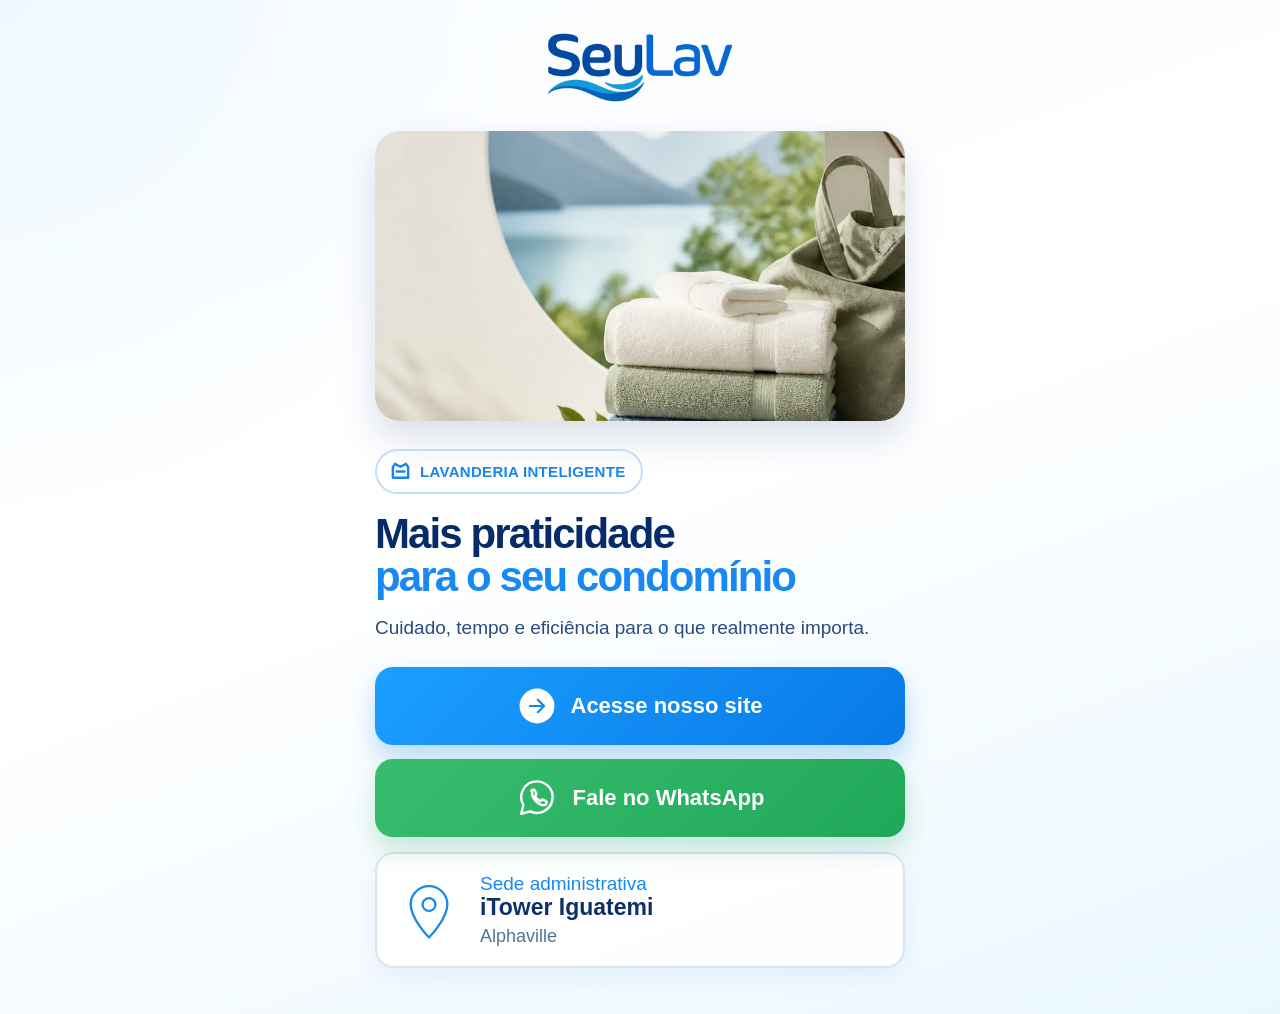
<file: link-da-bio.html>
<!doctype html>
<html lang="pt-BR">
<head>
  <meta charset="utf-8">
  <meta name="viewport" content="width=device-width,initial-scale=1">
  <meta name="theme-color" content="#073778">
  <title>SeuLav | Links oficiais</title>
  <style>
    :root{--navy:#062b68;--blue:#087cf0;--sky:#22a8fb;--green:#28ae61;--ink:#0c316a;--muted:#54708f;--line:#d7e6f5;--surface:#fff}*{box-sizing:border-box}body{margin:0;min-height:100vh;color:var(--ink);font-family:Arial,Helvetica,sans-serif;background:radial-gradient(circle at 0 0,#eef9ff 0,transparent 31%),linear-gradient(160deg,#f9fcff,#fff 47%,#eaf7ff)}main{width:min(100% - 32px,530px);margin:auto;padding:30px 0 38px}.logo{display:block;width:192px;height:auto;margin:0 auto 26px}.hero{width:100%;height:290px;border-radius:25px;overflow:hidden;box-shadow:0 16px 36px rgba(7,43,104,.15)}.hero img{width:100%;height:100%;object-fit:cover;object-position:center 72%}.tag{display:inline-flex;align-items:center;gap:8px;margin:28px 0 19px;padding:9px 15px 9px 12px;border:2px solid #c8dcf6;border-radius:999px;color:#1685f0;font-size:15px;font-weight:800;letter-spacing:.02em}.tag svg{width:23px;height:23px;stroke:currentColor;fill:none;stroke-width:2.5;stroke-linecap:round;stroke-linejoin:round}.heading{margin:0;color:var(--navy);font-size:42px;line-height:1.02;letter-spacing:-.045em}.heading span{display:block;color:#1888f4}.intro{margin:16px 0 25px;color:#294c7d;font-size:19px;line-height:1.42}.links{display:grid;gap:14px}.button{width:100%;min-height:78px;padding:14px 23px;display:flex;align-items:center;justify-content:center;gap:15px;border-radius:18px;text-decoration:none;font-size:22px;font-weight:800;transition:transform .18s ease,box-shadow .18s ease}.button:hover{transform:translateY(-2px)}.button:focus-visible,.card:focus-visible{outline:3px solid #0f8ff7;outline-offset:4px}.site{color:#fff;background:linear-gradient(135deg,#1b9fff,#0879e7);box-shadow:0 13px 27px rgba(19,133,236,.28)}.whatsapp{color:#fff;background:linear-gradient(135deg,#37bd6d,#20a85a);box-shadow:0 13px 27px rgba(26,149,79,.22)}.button svg{width:38px;height:38px;flex:0 0 auto;stroke:currentColor;fill:none;stroke-width:2.8;stroke-linecap:round;stroke-linejoin:round}.site .round{fill:#fff;stroke:none}.site .arrow{stroke:#1388ee}.whatsapp svg{width:42px;height:42px}.card{display:flex;align-items:center;gap:18px;margin-top:15px;padding:19px;border:2px solid var(--line);border-radius:19px;background:rgba(255,255,255,.9);text-decoration:none;color:var(--ink);box-shadow:0 9px 24px rgba(6,43,104,.06);transition:transform .18s ease}.card:hover{transform:translateY(-2px)}.card svg{width:66px;height:66px;flex:0 0 auto;stroke:#1688ef;fill:none;stroke-width:2.5;stroke-linecap:round;stroke-linejoin:round}.card strong{display:block;font-size:24px;line-height:1.05}.card small{display:block;margin-top:6px;color:#1688ef;font-size:17px}.card .phone{display:flex;align-items:center;gap:10px;margin-top:12px;color:var(--navy);font-size:21px;font-weight:800}.card .phone svg{width:25px;height:25px;stroke:#1688ef;stroke-width:3}.location strong{font-size:23px}.location .place{display:block;margin-top:7px;color:#547494;font-size:18px}.location .region{display:block;color:#1688ef;font-size:19px}.footer-space{height:8px}@media(max-width:390px){main{width:min(100% - 24px,530px);padding-top:22px}.logo{width:174px;margin-bottom:21px}.hero{height:230px;border-radius:20px}.tag{margin:22px 0 15px;font-size:13px}.heading{font-size:35px}.intro{font-size:17px}.button{min-height:68px;border-radius:16px;font-size:19px}.card{padding:16px;gap:13px}.card svg{width:55px;height:55px}.card strong{font-size:21px}.card .phone{font-size:18px}}
  </style>
</head>
<body>
  <main>
    <img class="logo" src="img6.png" alt="SeuLav">
    <div class="hero"><img src="fundo-roupas-limpas.webp" alt="Toalhas limpas e bem cuidadas"></div>
    <div class="tag"><svg viewBox="0 0 24 24" aria-hidden="true"><path d="M4 7.5 6.3 4 12 7l5.7-3L20 7.5v11H4z"/><path d="M8 12h8"/></svg> LAVANDERIA INTELIGENTE</div>
    <h1 class="heading">Mais praticidade <span>para o seu condomínio</span></h1>
    <p class="intro">Cuidado, tempo e eficiência para o que realmente importa.</p>
    <nav class="links" aria-label="Links oficiais SeuLav">
      <a class="button site" href="https://seulav.vercel.app" target="_blank" rel="noopener"><svg viewBox="0 0 48 48" aria-hidden="true"><circle class="round" cx="24" cy="24" r="22"/><path class="arrow" d="M15 24h17m-7-8 8 8-8 8"/></svg>Acesse nosso site</a>
      <a class="button whatsapp" href="https://wa.me/5511940845794?text=Olá%2C%20gostaria%20de%20saber%20mais%20sobre%20a%20SeuLav." target="_blank" rel="noopener"><svg viewBox="0 0 48 48" aria-hidden="true"><path d="M24 5a18 18 0 0 0-15.6 27l-2.4 10 10.2-2.7A18 18 0 1 0 24 5Z"/><path d="M17.5 15.7c.5-1.2 1-1.2 1.7-1.2h1.2c.4 0 .9.1 1.1.8l1.6 3.8c.2.5.1 1-.2 1.3l-1.2 1.4c1.4 2.6 3.5 4.6 6.1 5.9l1.3-1.5c.4-.4.8-.5 1.3-.3l3.7 1.7c.7.3.8.7.8 1.1v1.3c0 .7 0 1.2-1.2 1.7-1.3.5-3.1.8-5.4-.2-3.1-1.3-7.5-5.6-9-8.6-1.2-2.4-1-4.3-.7-5.5Z"/></svg>Fale no WhatsApp</a>
    </nav>
    <a class="card location" href="https://www.google.com/maps/search/?api=1&query=iTower+Iguatemi+Alphaville" target="_blank" rel="noopener" aria-label="Abrir localização da sede administrativa no iTower Iguatemi, Alphaville"><svg viewBox="0 0 72 72" aria-hidden="true"><path d="M36 66S16 45.5 16 30a20 20 0 1 1 40 0C56 45.5 36 66 36 66Z"/><circle cx="36" cy="30" r="7"/></svg><span><span class="region">Sede administrativa</span><strong>iTower Iguatemi</strong><span class="place">Alphaville</span></span></a>
    <div class="footer-space"></div>
  </main>
</body>
</html>
</file>
